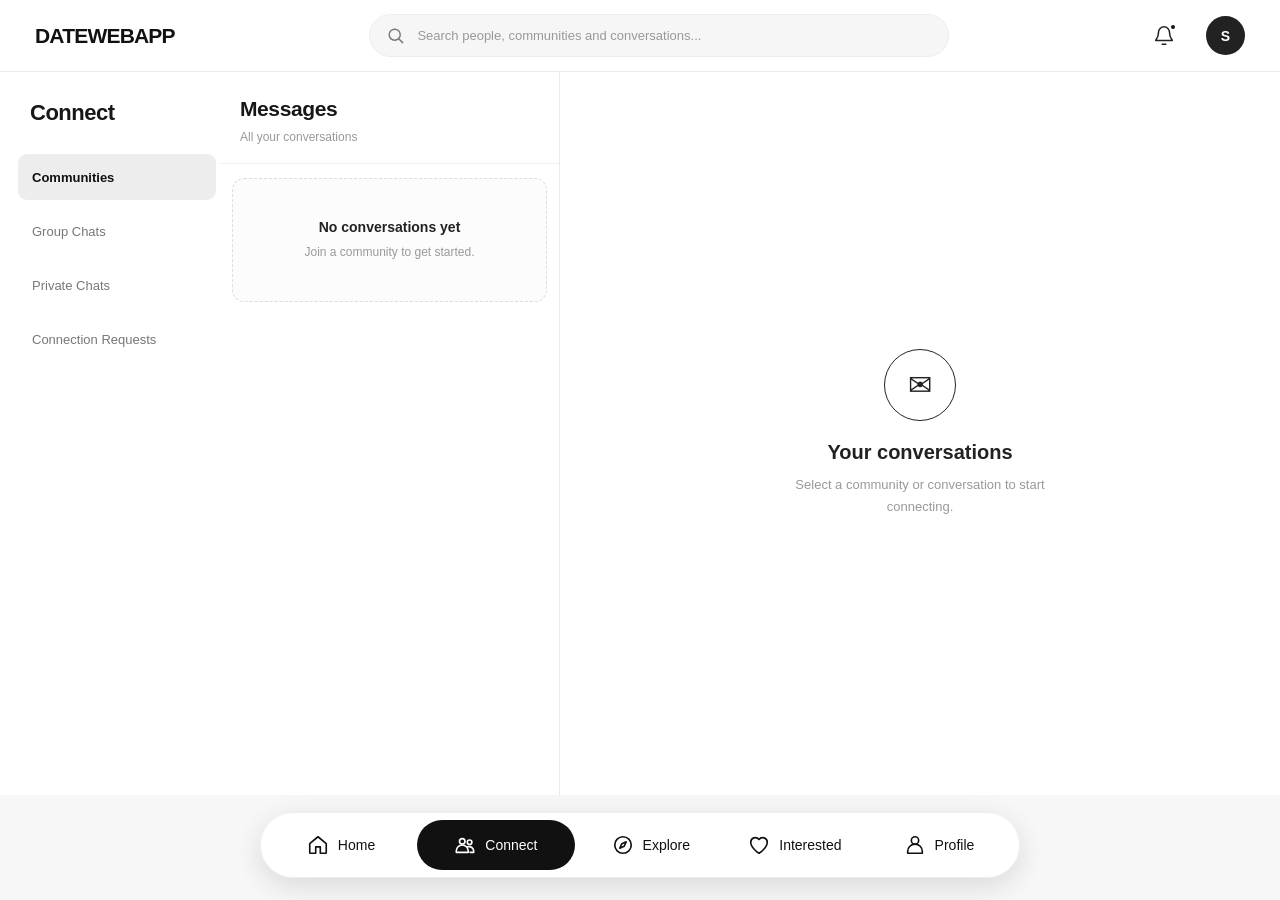
<file: Connect/index.html>
<!DOCTYPE html>
<html lang="en">
<head>
    <meta charset="UTF-8">
    <meta name="viewport" content="width=device-width, initial-scale=1.0">
    <title>Connect | DATEWEBAPP</title>
    <link rel="stylesheet" href="css/connect-global.css">
<link rel="stylesheet" href="css/connect-header.css">
<link rel="stylesheet" href="css/connect-sidebar.css">
<link rel="stylesheet" href="css/connect-conversations.css">
<link rel="stylesheet" href="css/connect-chat.css">
<link rel="stylesheet" href="css/connect-responsive.css">
<link rel="stylesheet" href="../Dashboard/css/dashboard-dock.css">
</head>
<body>
<div class="connect-app">

    <!-- TOP HEADER -->
<header class="connect-topbar">

    <a href="../Dashboard/index.html" class="connect-logo">
        DATEWEBAPP
    </a>

    <div class="connect-global-search">
        <svg viewBox="0 0 24 24" aria-hidden="true">
            <circle cx="11" cy="11" r="7"></circle>
            <path d="m16 16 5 5"></path>
        </svg>

        <input
            type="search"
            placeholder="Search people, communities and conversations..."
            aria-label="Search DATEWEBAPP"
        >
    </div>

    <div class="connect-top-actions">

        <button class="connect-notification-btn" aria-label="Notifications">
            <svg viewBox="0 0 24 24" aria-hidden="true">
                <path d="M18 8a6 6 0 0 0-12 0c0 7-3 7-3 9h18c0-2-3-2-3-9"></path>
                <path d="M10 21h4"></path>
            </svg>
            <span class="notification-dot"></span>
        </button>

        <a href="../Profile/profile.html" class="connect-profile-shortcut">
            <span>S</span>
        </a>

    </div>

</header>


    <!-- MAIN CONNECT WORKSPACE -->
    <div class="connect-workspace">

        <!-- LEFT NAVIGATION -->
        <aside class="connect-sidebar">

            <h2>Connect</h2>

            <nav class="connect-navigation">
    <button class="connect-nav-item active" data-section="communities">
        Communities
    </button>

    <button class="connect-nav-item" data-section="group-chats">
        Group Chats
    </button>

    <button class="connect-nav-item" data-section="private-chats">
        Private Chats
    </button>

    <button class="connect-nav-item" data-section="requests">
        Connection Requests
    </button>
</nav>
        </aside>


        <!-- MIDDLE CONVERSATION LIST -->
        <section class="conversation-panel">

            <div class="conversation-panel-header">
                <h2>Messages</h2>
                <span>All your conversations</span>
            </div>


            <!-- COMMUNITIES SECTION -->
<div class="connect-content-section active" id="communities-section">

    <div id="joined-community-list">
        <div class="empty-state">
            <h3>No conversations yet</h3>
            <p>Join a community to get started.</p>
        </div>
    </div>
</div>

<!-- GROUP CHATS SECTION -->
<div class="connect-content-section" id="group-chats-section">
    <div class="empty-state">
        <h3>No group chats yet</h3>
        <p>Your community group conversations will appear here.</p>
    </div>
</div>

<!-- PRIVATE CHATS SECTION -->
<div class="connect-content-section" id="private-chats-section">
    <div class="empty-state">
        <h3>No private conversations yet</h3>
        <p>Your accepted connections will appear here.</p>
    </div>
</div>

<!-- CONNECTION REQUESTS SECTION -->
<div class="connect-content-section" id="requests-section">
    <div class="empty-state">
        <h3>No connection requests</h3>
        <p>New connection requests will appear here.</p>
    </div>
</div>

        </section>


    
          <!-- RIGHT CHAT AREA -->
<main class="chat-panel">

    <div class="chat-empty-state">

        <div class="chat-empty-icon">✉</div>

        <h2>Your conversations</h2>

        <p>
            Select a community or conversation
            to start connecting.
        </p>

    </div>

</main>
    </div>

</div>
<!-- BOTTOM NAVIGATION DOCK -->
<nav class="dashboard-dock" aria-label="Main navigation">

    <button class="dock-item"
        data-page="home"
        onclick="window.location.href='../Dashboard/index.html'">
        <svg viewBox="0 0 24 24" aria-hidden="true">
            <path d="M3 10.5 12 3l9 7.5v10a.5.5 0 0 1-.5.5h-6v-7h-5v7h-6a.5.5 0 0 1-.5-.5z"/>
        </svg>
        <span>Home</span>
    </button>

    <button class="dock-item active"
        data-page="connect"
        onclick="window.location.href='index.html'">
        <svg viewBox="0 0 24 24" aria-hidden="true">
            <circle cx="9" cy="8" r="3"/>
            <circle cx="17" cy="9" r="2.5"/>
            <path d="M2.5 20v-1.5a6.5 6.5 0 0 1 13 0V20z"/>
            <path d="M15 14a5 5 0 0 1 6.5 4.8V20h-4"/>
        </svg>
        <span>Connect</span>
    </button>

    <button class="dock-item" data-page="explore">
        <svg viewBox="0 0 24 24" aria-hidden="true">
            <circle cx="12" cy="12" r="9"/>
            <path d="m15.5 8.5-2.2 4.8-4.8 2.2 2.2-4.8z"/>
        </svg>
        <span>Explore</span>
    </button>

    <button class="dock-item" data-page="interested">
        <svg viewBox="0 0 24 24" aria-hidden="true">
            <path d="M12 21s-9-5.5-9-12a5 5 0 0 1 9-3 5 5 0 0 1 9 3c0 6.5-9 12-9 12z"/>
        </svg>
        <span>Interested</span>
    </button>

    <button class="dock-item"
        data-page="profile"
        onclick="window.location.href='../Profile/profile.html'">
        <svg viewBox="0 0 24 24" aria-hidden="true">
            <circle cx="12" cy="7" r="4"/>
            <path d="M4 21v-2a8 8 0 0 1 16 0v2z"/>
        </svg>
        <span>Profile</span>
    </button>

</nav>
<script src="js/connect.js"></script>
<script src="../Dashboard/js/dock.js"></script>
</body>
</html>
</file>
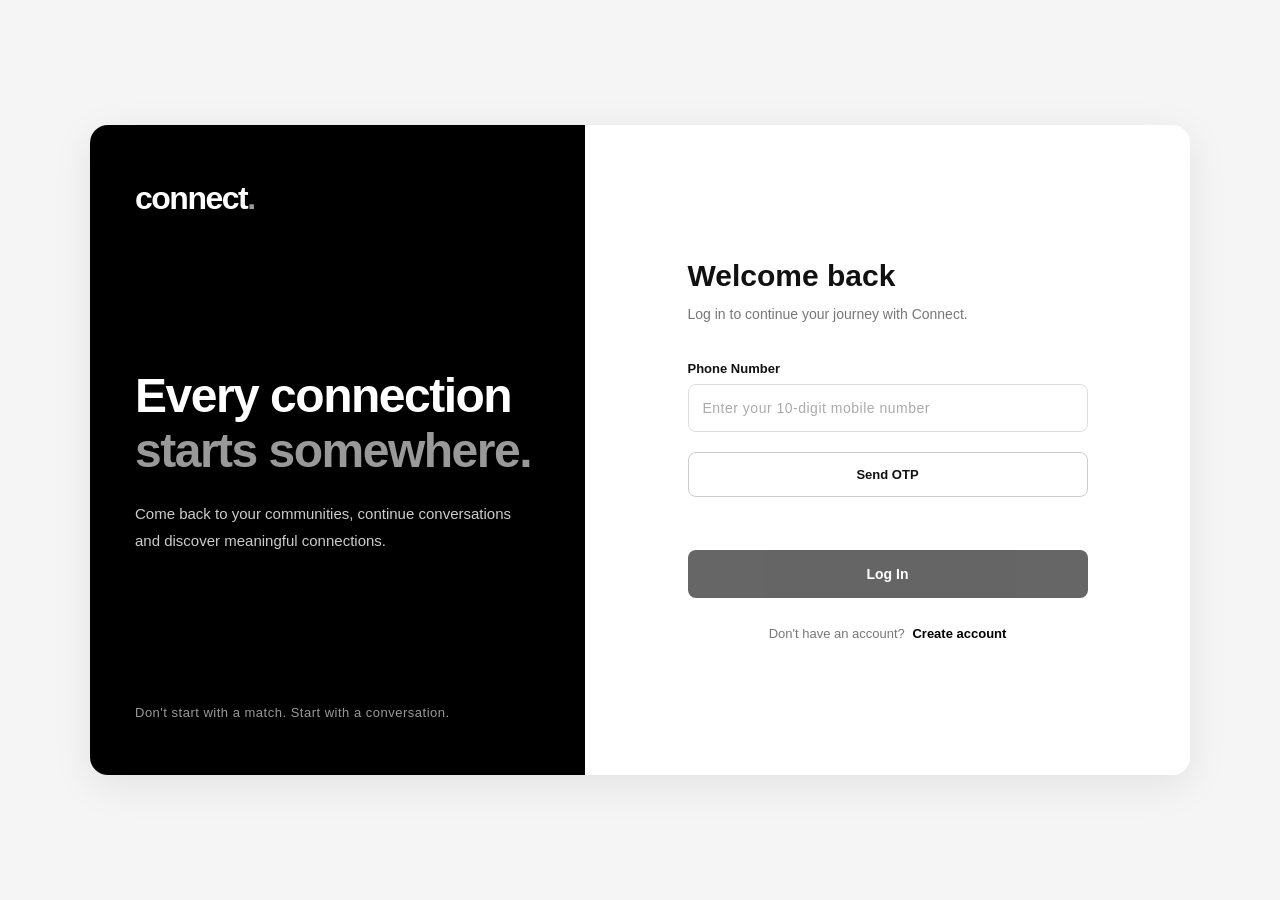
<file: Auth/login.html>
<!DOCTYPE html>
<html lang="en">

<head>
    <meta charset="UTF-8">
    <meta name="viewport" content="width=device-width, initial-scale=1.0">

    <title>Login | Connect.</title>

    <!-- CSS FILES -->
    <link rel="stylesheet" href="./css/auth-global.css">
    <link rel="stylesheet" href="./css/login.css">

</head>

<body>

    <main class="auth-container">

        <div class="login-wrapper">


            <!-- LEFT BRANDING SECTION -->

            <section class="login-brand">

                <a href="../LandingPage/index.html" class="brand-logo">
                    connect<span>.</span>
                </a>

                <div class="brand-content">

                    <h1>
                        Every connection
                        <span>starts somewhere.</span>
                    </h1>

                    <p>
                        Come back to your communities,
                        continue conversations and discover
                        meaningful connections.
                    </p>

                </div>

                <div class="brand-footer">
                    Don't start with a match. Start with a conversation.
                </div>

            </section>


            <!-- RIGHT LOGIN SECTION -->

            <section class="login-form-section">

                <div class="login-form-container">


                    <!-- FORM HEADER -->

                    <div class="form-header">

                        <h2 class="auth-heading">
                            Welcome back
                        </h2>

                        <p class="auth-description">
                            Log in to continue your journey with Connect.
                        </p>

                    </div>


                    <!-- LOGIN FORM -->

                    <form id="loginForm" novalidate>


                        <!-- PHONE NUMBER -->

                        <div class="form-group">

                            <label for="loginPhone">
                                Phone Number
                            </label>

                            <input
                                type="tel"
                                id="loginPhone"
                                name="phone"
                                placeholder="Enter your 10-digit mobile number"
                                inputmode="numeric"
                                autocomplete="tel"
                                maxlength="10"
                                required
                            >

                        </div>


                        <!-- SEND OTP -->

                        <div class="form-group">

                            <button
                                type="button"
                                id="loginSendOtpBtn"
                                class="auth-button"
                            >
                                Send OTP
                            </button>

                        </div>


                        <!-- OTP SECTION -->

                        <div id="loginOtpSection" hidden>

                            <div class="form-group">

                                <label for="loginOtp">
                                    Enter OTP
                                </label>

                                <input
                                    type="text"
                                    id="loginOtp"
                                    name="otp"
                                    placeholder="Enter 6-digit OTP"
                                    inputmode="numeric"
                                    autocomplete="one-time-code"
                                    maxlength="6"
                                >

                            </div>


                            <!-- VERIFY OTP -->

                            <div class="form-group">

                                <button
                                    type="button"
                                    id="loginVerifyOtpBtn"
                                    class="auth-button"
                                >
                                    Verify OTP
                                </button>

                            </div>


                            <!-- RESEND OTP -->

                            <div class="form-group">

                                <button
                                    type="button"
                                    id="loginResendOtpBtn"
                                    class="auth-button"
                                    disabled
                                >
                                    Resend OTP
                                </button>

                            </div>

                        </div>


                        <!-- MESSAGE -->

                        <p
                            id="loginMessage"
                            class="form-message"
                            aria-live="polite"
                        ></p>


                        <!-- LOGIN BUTTON -->

                        <button
                            type="submit"
                            id="loginBtn"
                            class="auth-button"
                            disabled
                        >
                            Log In
                        </button>


                    </form>


                    <!-- SIGNUP REDIRECT -->

                    <div class="signup-redirect">

                        <p>
                            Don't have an account?

                            <a href="./signup.html">
                                Create account
                            </a>
                        </p>

                    </div>


                </div>

            </section>


        </div>

    </main>


    <!-- JAVASCRIPT -->

    <script src="./js/login.js"></script>

</body>

</html>
</file>
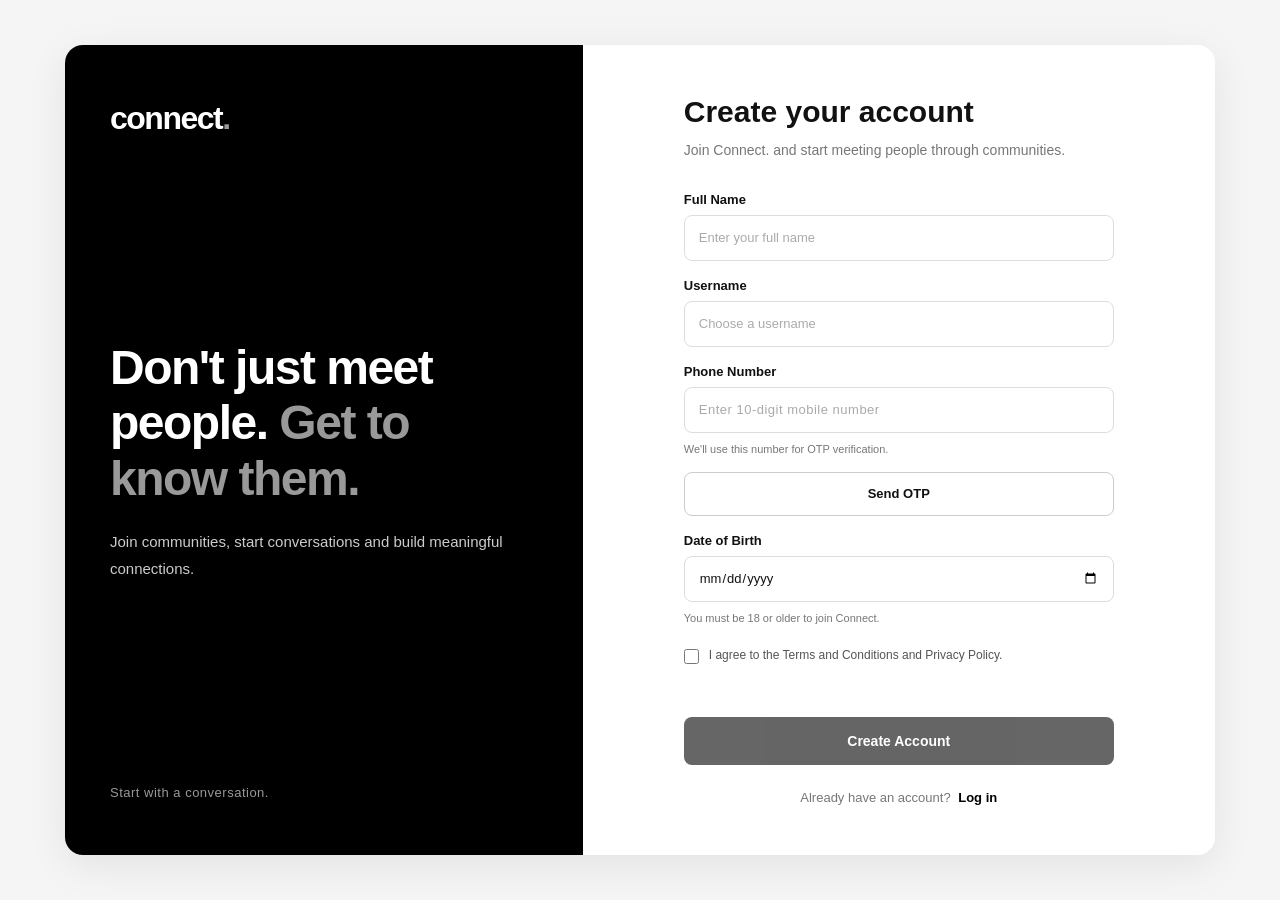
<file: Auth/signup.html>
<!DOCTYPE html>
<html lang="en">

<head>
    <meta charset="UTF-8">
    <meta name="viewport" content="width=device-width, initial-scale=1.0">

    <title>Create Account | Connect.</title>

    <link rel="stylesheet" href="./css/auth-global.css">
    <link rel="stylesheet" href="./css/signup.css">
</head>

<body>

    <main class="auth-container">

        <div class="signup-wrapper">

            <!-- LEFT BRANDING SECTION -->

            <section class="signup-brand">

                <a href="../LandingPage/index.html" class="brand-logo">
                    connect<span>.</span>
                </a>

                <div class="brand-content">

                    <h1>
                        Don't just meet people.
                        <span>Get to know them.</span>
                    </h1>

                    <p>
                        Join communities, start conversations
                        and build meaningful connections.
                    </p>

                </div>

                <div class="brand-footer">
                    Start with a conversation.
                </div>

            </section>


            <!-- RIGHT SIGNUP SECTION -->

            <section class="signup-form-section">

                <div class="signup-form-container">

                    <div class="form-header">

                        <h2 class="auth-heading">
                            Create your account
                        </h2>

                        <p class="auth-description">
                            Join Connect. and start meeting people
                            through communities.
                        </p>

                    </div>


                    <!-- SIGNUP FORM -->

                    <form id="signupForm" novalidate>

                        <!-- FULL NAME -->

                        <div class="form-group">

                            <label for="fullName">
                                Full Name
                            </label>

                            <input
                                type="text"
                                id="fullName"
                                name="fullName"
                                placeholder="Enter your full name"
                                autocomplete="name"
                                required
                            >

                        </div>


                        <!-- USERNAME -->

                        <div class="form-group">

                            <label for="username">
                                Username
                            </label>

                            <input
                                type="text"
                                id="username"
                                name="username"
                                placeholder="Choose a username"
                                autocomplete="username"
                                required
                            >

                        </div>


                        <!-- PHONE NUMBER -->

                        <div class="form-group">

                            <label for="phone">
                                Phone Number
                            </label>

                            <input
                                type="tel"
                                id="phone"
                                name="phone"
                                placeholder="Enter 10-digit mobile number"
                                inputmode="numeric"
                                autocomplete="tel"
                                maxlength="10"
                                required
                            >

                            <small>
                                We'll use this number for OTP verification.
                            </small>

                        </div>


                        <!-- SEND OTP -->

                        <div class="form-group">

                            <button
                                type="button"
                                id="sendOtpBtn"
                                class="auth-button"
                            >
                                Send OTP
                            </button>

                        </div>


                        <!-- OTP VERIFICATION -->

                        <div id="otpSection" hidden>

                            <div class="form-group">

                                <label for="otp">
                                    Enter OTP
                                </label>

                                <input
                                    type="text"
                                    id="otp"
                                    name="otp"
                                    placeholder="Enter 6-digit OTP"
                                    inputmode="numeric"
                                    autocomplete="one-time-code"
                                    maxlength="6"
                                >

                            </div>

                            <div class="form-group">

                                <button
                                    type="button"
                                    id="verifyOtpBtn"
                                    class="auth-button"
                                >
                                    Verify OTP
                                </button>

                            </div>

                            <div class="form-group">

                                <button
                                    type="button"
                                    id="resendOtpBtn"
                                    class="auth-button"
                                    disabled
                                >
                                    Resend OTP
                                </button>

                            </div>

                        </div>


                        <!-- DATE OF BIRTH -->

                        <div class="form-group">

                            <label for="dob">
                                Date of Birth
                            </label>

                            <input
                                type="date"
                                id="dob"
                                name="dob"
                                required
                            >

                            <small>
                                You must be 18 or older to join Connect.
                            </small>

                        </div>


                        <!-- TERMS -->

                        <div class="terms-group">

                            <input
                                type="checkbox"
                                id="terms"
                                name="terms"
                                required
                            >

                            <label for="terms">
                                I agree to the Terms and Conditions
                                and Privacy Policy.
                            </label>

                        </div>


                        <!-- MESSAGE -->

                        <p
                            id="signupMessage"
                            class="form-message"
                            aria-live="polite"
                        ></p>


                        <!-- CREATE ACCOUNT -->

                        <button
                            type="submit"
                            id="signupBtn"
                            class="auth-button"
                            disabled
                        >
                            Create Account
                        </button>

                    </form>


                    <!-- LOGIN REDIRECT -->

                    <div class="login-redirect">

                        <p>
                            Already have an account?

                            <a href="./login.html">
                                Log in
                            </a>
                        </p>

                    </div>

                </div>

            </section>

        </div>

    </main>


    <!-- JAVASCRIPT -->

    <script src="./js/signup.js"></script>

</body>

</html>
</file>
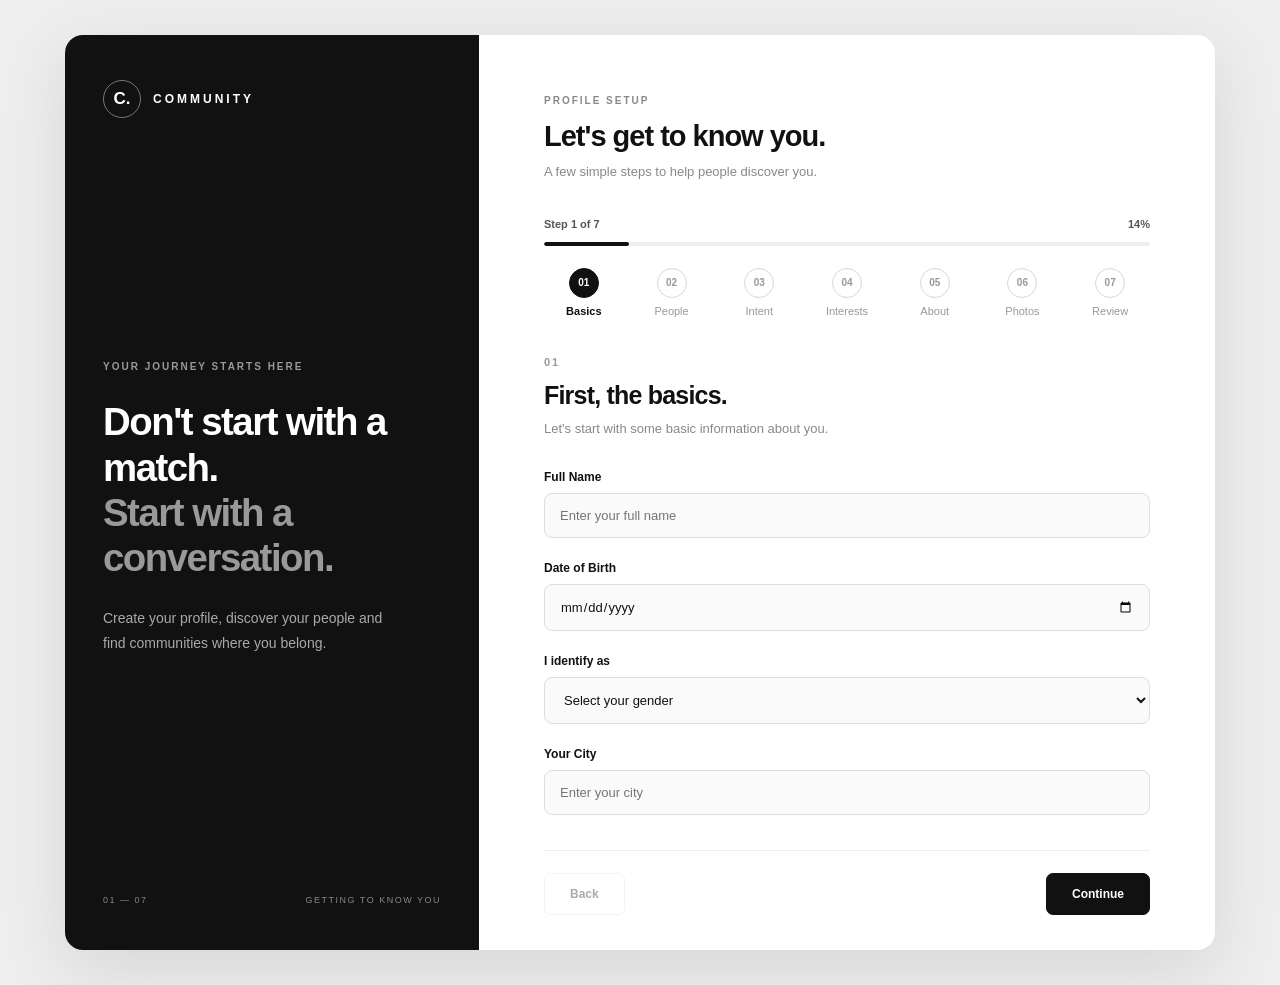
<file: Profile/profile.html>
<!DOCTYPE html>
<html lang="en">

<head>
    <meta charset="UTF-8">
    <meta name="viewport" content="width=device-width, initial-scale=1.0">

    <title>Create Your Profile</title>

    <link rel="stylesheet" href="css/profile-global.css">
</head>

<body>

    <main class="profile-container">

        <!-- LEFT BLACK PANEL -->
        <aside class="profile-sidebar">

            <div class="brand">
                <span class="brand-mark">C.</span>
                <span class="brand-name">COMMUNITY</span>
            </div>

            <div class="sidebar-content">

                <span class="sidebar-label">YOUR JOURNEY STARTS HERE</span>

                <h1>
                    Don't start with a match.
                    <span>Start with a conversation.</span>
                </h1>

                <p>
                    Create your profile, discover your people
                    and find communities where you belong.
                </p>

            </div>

            <div class="sidebar-footer">
                <span>01 — 07</span>
                <span>GETTING TO KNOW YOU</span>
            </div>

        </aside>


        <!-- RIGHT FORM PANEL -->
        <section class="profile-main">

            <header class="profile-header">

                <div>
                    <span class="section-label">PROFILE SETUP</span>
                    <h2>Let's get to know you.</h2>
                    <p>A few simple steps to help people discover you.</p>
                </div>

            </header>


            <!-- PROGRESS -->
            <div class="progress-area">
    <div class="progress-info">
        <span id="stepLabel">Step 1 of 7</span>
        <span id="progressPercent">14%</span>
    </div>

    <div class="progress-track">
        <div class="progress-bar" id="progressBar"></div>
    </div>

    <div class="step-indicators" aria-label="Profile setup steps">
        <div class="step-indicator active" data-step="0">
            <span class="step-dot">01</span>
            <span class="step-name">Basics</span>
        </div>

        <div class="step-indicator" data-step="1">
            <span class="step-dot">02</span>
            <span class="step-name">People</span>
        </div>

        <div class="step-indicator" data-step="2">
            <span class="step-dot">03</span>
            <span class="step-name">Intent</span>
        </div>

        <div class="step-indicator" data-step="3">
            <span class="step-dot">04</span>
            <span class="step-name">Interests</span>
        </div>

        <div class="step-indicator" data-step="4">
            <span class="step-dot">05</span>
            <span class="step-name">About</span>
        </div>

        <div class="step-indicator" data-step="5">
            <span class="step-dot">06</span>
            <span class="step-name">Photos</span>
        </div>

        <div class="step-indicator" data-step="6">
            <span class="step-dot">07</span>
            <span class="step-name">Review</span>
        </div>
    </div>
</div>


            <form id="profileForm">

                <!-- STEP 1: BASIC INFORMATION -->
                <section class="form-step active">

                    <div class="step-heading">
                        <span class="step-number">01</span>
                        <h2>First, the basics.</h2>
                        <p>Let's start with some basic information about you.</p>
                    </div>

                    <div class="form-group">
                        <label for="fullName">Full Name</label>
                        <input type="text" id="fullName" name="fullName"
                            placeholder="Enter your full name" required>
                    </div>

                    <div class="form-group">
                        <label for="dob">Date of Birth</label>
                        <input type="date" id="dob" name="dob" required>
                    </div>

                    <div class="form-group">
                        <label for="gender">I identify as</label>
                        <select id="gender" name="gender" required>
                            <option value="">Select your gender</option>
                            <option value="woman">Woman</option>
                            <option value="man">Man</option>
                            <option value="non-binary">Non-binary</option>
                            <option value="self-describe">I describe myself differently</option>
                            <option value="prefer-not-to-say">Prefer not to say</option>
                        </select>
                    </div>

                    <div class="form-group">
                        <label for="city">Your City</label>
                        <input type="text" id="city" name="city"
                            placeholder="Enter your city" required>
                    </div>

                </section>


                <!-- STEP 2: WHO DO YOU WANT TO MEET -->
                <section class="form-step">

                    <div class="step-heading">
                        <span class="step-number">02</span>
                        <h2>Who would you like to meet?</h2>
                        <p>Select who you'd be interested in connecting with.</p>
                    </div>

                    <div class="choice-grid">

                        <label class="choice-card">
                            <input type="checkbox" name="interestedIn" value="women">
                            <span>Women</span>
                        </label>

                        <label class="choice-card">
                            <input type="checkbox" name="interestedIn" value="men">
                            <span>Men</span>
                        </label>

                        <label class="choice-card">
                            <input type="checkbox" name="interestedIn" value="non-binary">
                            <span>Non-binary people</span>
                        </label>

                        <label class="choice-card">
                            <input type="checkbox" name="interestedIn" value="everyone">
                            <span>Everyone</span>
                        </label>

                    </div>

                </section>


                <!-- STEP 3: DATING PREFERENCES -->
                <section class="form-step">

                    <div class="step-heading">
                        <span class="step-number">03</span>
                        <h2>What are you looking for?</h2>
                        <p>Tell us what kind of connection you're interested in.</p>
                    </div>

                    <div class="choice-grid">

                        <label class="choice-card">
                            <input type="checkbox" name="lookingFor" value="friendship">
                            <span>Friendship</span>
                        </label>

                        <label class="choice-card">
                            <input type="checkbox" name="lookingFor" value="dating">
                            <span>Dating</span>
                        </label>

                        <label class="choice-card">
                            <input type="checkbox" name="lookingFor" value="serious-relationship">
                            <span>Serious Relationship</span>
                        </label>

                        <label class="choice-card">
                            <input type="checkbox" name="lookingFor" value="casual">
                            <span>Casual Connection</span>
                        </label>

                        <label class="choice-card">
                            <input type="checkbox" name="lookingFor" value="not-sure">
                            <span>Still Figuring It Out</span>
                        </label>

                    </div>

                    <div class="form-group">
                        <label for="minAge">Preferred Age Range</label>

                        <div class="age-range">
                            <input type="number" id="minAge" name="minAge"
                                min="18" max="99" value="18">

                            <span>to</span>

                            <input type="number" id="maxAge" name="maxAge"
                                min="18" max="99" value="30">
                        </div>
                    </div>

                    <div class="form-group">
                        <label for="locationPreference">Preferred Location</label>

                        <select id="locationPreference" name="locationPreference">
                            <option value="same-city">Same City</option>
                            <option value="nearby">Nearby Cities</option>
                            <option value="anywhere">Anywhere</option>
                        </select>
                    </div>

                </section>


                <!-- STEP 4: INTERESTS -->
                <section class="form-step">

                    <div class="step-heading">
                        <span class="step-number">04</span>
                        <h2>What are you into?</h2>
                        <p>Choose things you enjoy. Select as many as you like.</p>
                    </div>

                    <div class="choice-grid interests-grid">

                        <label class="choice-card">
                            <input type="checkbox" name="interests" value="music">
                            <span>Music</span>
                        </label>

                        <label class="choice-card">
                            <input type="checkbox" name="interests" value="movies">
                            <span>Movies</span>
                        </label>

                        <label class="choice-card">
                            <input type="checkbox" name="interests" value="web-series">
                            <span>Web Series</span>
                        </label>

                        <label class="choice-card">
                            <input type="checkbox" name="interests" value="anime">
                            <span>Anime</span>
                        </label>

                        <label class="choice-card">
                            <input type="checkbox" name="interests" value="cricket">
                            <span>Cricket</span>
                        </label>

                        <label class="choice-card">
                            <input type="checkbox" name="interests" value="football">
                            <span>Football</span>
                        </label>

                        <label class="choice-card">
                            <input type="checkbox" name="interests" value="gym">
                            <span>Gym & Fitness</span>
                        </label>

                        <label class="choice-card">
                            <input type="checkbox" name="interests" value="travelling">
                            <span>Travelling</span>
                        </label>

                        <label class="choice-card">
                            <input type="checkbox" name="interests" value="food">
                            <span>Food & Cooking</span>
                        </label>

                        <label class="choice-card">
                            <input type="checkbox" name="interests" value="photography">
                            <span>Photography</span>
                        </label>

                        <label class="choice-card">
                            <input type="checkbox" name="interests" value="reading">
                            <span>Reading</span>
                        </label>

                        <label class="choice-card">
                            <input type="checkbox" name="interests" value="gaming">
                            <span>Gaming</span>
                        </label>

                        <label class="choice-card">
                            <input type="checkbox" name="interests" value="coding">
                            <span>Coding & Technology</span>
                        </label>

                        <label class="choice-card">
                            <input type="checkbox" name="interests" value="art">
                            <span>Art & Creativity</span>
                        </label>

                    </div>

                    <div class="form-group">
                        <label for="otherInterests">Anything else?</label>
                        <input type="text" id="otherInterests" name="otherInterests"
                            placeholder="Tell us about other interests">
                    </div>

                </section>


                <!-- STEP 5: ABOUT YOURSELF -->
                <section class="form-step">

                    <div class="step-heading">
                        <span class="step-number">05</span>
                        <h2>Tell us about yourself.</h2>
                        <p>Give people a little idea of who you are.</p>
                    </div>

                    <div class="form-group">
                        <label for="bio">About Me</label>
                        <textarea id="bio" name="bio" maxlength="300"
                            placeholder="Write something about yourself..."></textarea>
                        <small>Maximum 300 characters.</small>
                    </div>

                    <div class="form-group">
                        <label for="education">Education</label>
                        <input type="text" id="education" name="education"
                            placeholder="Your education">
                    </div>

                    <div class="form-group">
                        <label for="college">College / University</label>
                        <input type="text" id="college" name="college"
                            placeholder="Your college or university">
                    </div>

                    <div class="form-group">
                        <label for="occupation">Occupation</label>
                        <input type="text" id="occupation" name="occupation"
                            placeholder="What do you do?">
                    </div>

                    <div class="form-group">
                        <label for="languages">Languages</label>
                        <input type="text" id="languages" name="languages"
                            placeholder="Example: English, Hindi">
                    </div>

                </section>


                <!-- STEP 6: PROFILE PHOTOS -->
                <section class="form-step">

                    <div class="step-heading">
                        <span class="step-number">06</span>
                        <h2>Put a face to your profile.</h2>
                        <p>Add photos so people can recognise you.</p>
                    </div>

                    <div class="form-group">
    <label for="profilePhoto">Main Profile Photo</label>

    <input
        type="file"
        id="profilePhoto"
        name="profilePhoto"
        accept="image/*"
        required
    >

    <div id="mainPhotoPreview" class="photo-preview"></div>
</div>

<div class="form-group">
    <label for="additionalPhotos">Additional Photos</label>

    <input
        type="file"
        id="additionalPhotos"
        name="additionalPhotos"
        accept="image/*"
        multiple
    >

    <div id="additionalPhotosPreview" class="photo-preview"></div>
</div>
                </section>


                <!-- STEP 7: REVIEW -->
                <section class="form-step">

                    <div class="step-heading">
                        <span class="step-number">07</span>
                        <h2>One last look.</h2>
                        <p>Review your profile before submitting.</p>
                    </div>

                    <div id="profileReview">
                        Your profile summary will appear here.
                    </div>

                </section>


                <!-- NAVIGATION -->
                <div class="form-navigation">

                    <button type="button" id="prevBtn" disabled>
                        Back
                    </button>

                    <button type="button" id="nextBtn">
                        Continue
                    </button>

                    <button type="submit" id="submitBtn" hidden>
                        Create Profile
                    </button>

                </div>

            </form>

        </section>

    </main>

    <script src="js/profile.js"></script>

</body>
</html>
</file>
<file: Connect/css/connect-global.css>
/* GLOBAL RESET */

* {
    margin: 0;
    padding: 0;
    box-sizing: border-box;
}

html,
body {
    width: 100%;
    min-height: 100%;
}

body {
    font-family: 'Inter', sans-serif;
    background: #f7f7f8;
    color: #171717;
    overflow-x: hidden;
}

/* CONNECT APP */

.connect-app {
    width: 100%;
    height: 100vh;
    padding-bottom: 105px;
    background: #f7f7f8;
    box-sizing: border-box;
}

/* THREE-COLUMN WORKSPACE */

.connect-workspace {
    display: grid;
    grid-template-columns: 220px 340px minmax(0, 1fr);
    width: 100%;
    height: calc(100vh - 72px - 105px);
    max-width: 1700px;
    margin: 0 auto;
    background: #fff;
    overflow: hidden;
}
</file>
<file: Connect/css/connect-header.css>
/* ==============================
   CONNECT TOP HEADER
================================= */

.connect-topbar {
    height: 72px;
    padding: 0 35px;

    display: flex;
    align-items: center;
    justify-content: space-between;
    gap: 35px;

    background: #fff;
    border-bottom: 1px solid #eaeaea;
}

/* LOGO */

.connect-logo {
    flex-shrink: 0;

    color: #111;
    text-decoration: none;

    font-size: 21px;
    font-weight: 800;
    letter-spacing: -0.8px;
}

/* GLOBAL SEARCH */

.connect-global-search {
    width: 100%;
    max-width: 580px;
    height: 43px;

    display: flex;
    align-items: center;
    gap: 12px;

    padding: 0 16px;

    background: #f6f6f6;
    border: 1px solid #ededed;
    border-radius: 25px;
}

.connect-global-search svg {
    width: 19px;
    height: 19px;
    flex-shrink: 0;

    fill: none;
    stroke: #777;
    stroke-width: 1.8;
    stroke-linecap: round;
}

.connect-global-search input {
    width: 100%;
    border: none;
    outline: none;
    background: transparent;

    color: #222;
    font-family: inherit;
    font-size: 13px;
}

.connect-global-search input::placeholder {
    color: #999;
}

/* RIGHT ACTIONS */

.connect-top-actions {
    display: flex;
    align-items: center;
    gap: 22px;
    flex-shrink: 0;
}

/* NOTIFICATION BUTTON */

.connect-notification-btn {
    position: relative;

    width: 40px;
    height: 40px;

    display: flex;
    align-items: center;
    justify-content: center;

    border: none;
    border-radius: 50%;
    background: transparent;
    cursor: pointer;
}

.connect-notification-btn:hover {
    background: #f3f3f3;
}

.connect-notification-btn svg {
    width: 22px;
    height: 22px;

    fill: none;
    stroke: #222;
    stroke-width: 1.7;
    stroke-linecap: round;
    stroke-linejoin: round;
}

.notification-dot {
    position: absolute;
    top: 7px;
    right: 7px;

    width: 8px;
    height: 8px;

    background: #111;
    border: 2px solid #fff;
    border-radius: 50%;
}

/* PROFILE SHORTCUT */

.connect-profile-shortcut {
    width: 39px;
    height: 39px;

    display: flex;
    align-items: center;
    justify-content: center;

    background: #222;
    color: #fff;

    border-radius: 50%;
    text-decoration: none;

    font-size: 14px;
    font-weight: 600;
}

/* RESPONSIVE HEADER */

@media (max-width: 650px) {
    .connect-topbar {
        height: 65px;
        padding: 0 15px;
        gap: 12px;
    }

    .connect-logo {
        font-size: 17px;
    }

    .connect-global-search {
        max-width: none;
        height: 38px;
        padding: 0 10px;
    }

    .connect-global-search input {
        font-size: 11px;
    }

    .connect-top-actions {
        gap: 5px;
    }

    .connect-notification-btn {
        width: 34px;
        height: 34px;
    }

    .connect-profile-shortcut {
        width: 34px;
        height: 34px;
    }
}
</file>
<file: Connect/css/connect-sidebar.css>
/* ==============================
   LEFT CONNECT SIDEBAR
================================= */

.connect-sidebar {
    width: 235px;
    min-width: 235px;
    padding: 28px 18px;

    background: #fff;
    border-right: 1px solid #eaeaea;
    box-sizing: border-box;
}

/* SIDEBAR TITLE */

.connect-sidebar h2 {
    margin: 0 0 28px;
    padding-left: 12px;

    color: #171717;
    font-size: 22px;
    font-weight: 750;
    letter-spacing: -0.5px;
}

/* NAVIGATION */

.connect-navigation {
    display: flex;
    flex-direction: column;
    gap: 8px;
}

/* NAVIGATION BUTTONS */

.connect-nav-item {
    width: 100%;
    min-height: 46px;
    padding: 0 14px;

    display: flex;
    align-items: center;

    text-align: left;
    border: none;
    border-radius: 9px;

    background: transparent;
    color: #777;

    font-family: inherit;
    font-size: 13px;
    font-weight: 500;

    cursor: pointer;

    transition:
        background-color 0.2s ease,
        color 0.2s ease;
}

/* HOVER */

.connect-nav-item:hover {
    background: #f5f5f5;
    color: #111;
}

/* ACTIVE */

.connect-nav-item.active {
    background: #ededed;
    color: #111;
    font-weight: 700;
}

/* RESPONSIVE */

@media (max-width: 850px) {
    .connect-sidebar {
        width: 190px;
        min-width: 190px;
        padding: 24px 12px;
    }

    .connect-sidebar h2 {
        font-size: 20px;
    }

    .connect-nav-item {
        padding: 0 10px;
        font-size: 12px;
    }
}
</file>
<file: Connect/css/connect-conversations.css>
/* MIDDLE CONVERSATION PANEL */

.conversation-panel {
    min-width: 0;
    min-height: 0;
    display: flex;
    flex-direction: column;
    background: #fff;
    border-right: 1px solid #eaeaea;
    overflow: hidden;
}

.conversation-panel-header {
    flex-shrink: 0;
    padding: 25px 20px 18px;
    border-bottom: 1px solid #f0f0f0;
}

.conversation-panel-header h2 {
    margin: 0 0 6px;
    color: #171717;
    font-size: 21px;
    font-weight: 700;
    letter-spacing: -0.4px;
}

.conversation-panel-header span {
    color: #999;
    font-size: 12px;
}

/* CONTENT SECTIONS */

.connect-content-section {
    display: none;
    min-height: 0;
}

.connect-content-section.active {
    display: block;
    flex: 1;
    overflow-y: auto;
    padding: 14px 12px;
}

.connect-content-section::-webkit-scrollbar {
    width: 5px;
}

.connect-content-section::-webkit-scrollbar-thumb {
    background: #ddd;
    border-radius: 10px;
}

/* EMPTY STATE */

.empty-state {
    padding: 40px 15px;
    text-align: center;
    border: 1px dashed #ddd;
    border-radius: 12px;
    background: #fcfcfc;
}

.empty-state h3 {
    margin: 0 0 8px;
    color: #222;
    font-size: 14px;
}

.empty-state p {
    margin: 0;
    color: #999;
    font-size: 12px;
    line-height: 1.5;
}

/* JOINED COMMUNITY CARDS */

.joined-community-card {
    display: flex;
    align-items: center;
    gap: 12px;
    padding: 14px 12px;
    margin-bottom: 8px;
    background: #fff;
    border: 1px solid transparent;
    border-radius: 11px;
    cursor: pointer;
    transition: background-color 0.2s ease, border-color 0.2s ease;
}

.joined-community-card:hover {
    background: #f7f7f7;
    border-color: #ededed;
}

.community-avatar {
    width: 44px;
    height: 44px;
    min-width: 44px;
    display: flex;
    align-items: center;
    justify-content: center;
    background: #222;
    color: #fff;
    border-radius: 50%;
    font-size: 17px;
    font-weight: 600;
}

.community-details {
    flex: 1;
    min-width: 0;
}

.community-details h3 {
    margin: 0 0 5px;
    overflow: hidden;
    color: #222;
    font-size: 13px;
    font-weight: 650;
    text-overflow: ellipsis;
    white-space: nowrap;
}

.community-details p {
    margin: 0;
    overflow: hidden;
    color: #888;
    font-size: 11px;
    text-overflow: ellipsis;
    white-space: nowrap;
}

.community-status {
    flex-shrink: 0;
    padding: 5px 8px;
    background: #f1f1f1;
    color: #777;
    border-radius: 20px;
    font-size: 10px;
}

/* OPEN COMMUNITY BUTTON */

.open-community-btn {
    flex-shrink: 0;
    padding: 8px 11px;
    background: #222;
    color: #fff;
    border: none;
    border-radius: 7px;
    font-family: inherit;
    font-size: 11px;
    cursor: pointer;
    transition: background-color 0.2s ease;
}

.open-community-btn:hover {
    background: #444;
}
/* SELECTED COMMUNITY */
.joined-community-card.is-selected {
    background: #f3f3f3;
    border-color: #dcdcdc;
}
</file>
<file: Connect/css/connect-chat.css>
/* RIGHT CHAT PANEL */

.chat-panel {
    min-width: 0;
    min-height: 0;
    display: flex;
    flex-direction: column;
    background: #fff;
    overflow: hidden;
}

/* EMPTY CHAT STATE */

.chat-empty-state {
    width: 100%;
    max-width: 330px;
    margin: auto;
    padding: 30px;
    text-align: center;
}

.chat-empty-icon {
    width: 72px;
    height: 72px;
    margin: 0 auto 20px;
    display: flex;
    align-items: center;
    justify-content: center;
    border: 1px solid #222;
    border-radius: 50%;
    color: #222;
    font-size: 29px;
}

.chat-empty-state h2 {
    margin: 0 0 10px;
    color: #222;
    font-size: 20px;
    font-weight: 650;
}

.chat-empty-state p {
    margin: 0;
    color: #999;
    font-size: 13px;
    line-height: 1.7;
}

/* CHAT HEADER */

.community-chat-header {
    flex-shrink: 0;
    padding: 19px 24px;
    background: #fff;
    border-bottom: 1px solid #eaeaea;
}

.community-chat-header h2 {
    margin: 0 0 5px;
    color: #222;
    font-size: 17px;
    font-weight: 650;
}

.community-chat-header p {
    margin: 0;
    color: #888;
    font-size: 12px;
}

/* CHAT MESSAGE AREA */

.community-chat-body {
    flex: 1;
    min-height: 0;
    display: flex;
    flex-direction: column;
    align-items: flex-end;
    gap: 12px;
    padding: 24px;
    overflow-y: auto;
    background: #fff;
}

.community-chat-body::-webkit-scrollbar {
    width: 5px;
}

.community-chat-body::-webkit-scrollbar-thumb {
    background: #ddd;
    border-radius: 10px;
}

/* SENT MESSAGE */

.sent-message {
    align-self: flex-end;
    max-width: 70%;
    padding: 11px 15px;
    background: #222;
    color: #fff;
    border-radius: 14px 14px 3px 14px;
    font-size: 13px;
    line-height: 1.5;
    overflow-wrap: anywhere;
}

/* MESSAGE COMPOSER */

.community-chat-composer {
    flex-shrink: 0;
    display: flex;
    align-items: center;
    gap: 10px;
    padding: 15px 20px;
    background: #fff;
    border-top: 1px solid #eaeaea;
}

.community-chat-composer input {
    flex: 1;
    min-width: 0;
    height: 44px;
    padding: 0 15px;
    border: 1px solid #ddd;
    border-radius: 9px;
    outline: none;
    background: #fafafa;
    color: #222;
    font-family: inherit;
    font-size: 13px;
}

.community-chat-composer input:focus {
    border-color: #777;
    background: #fff;
}

.community-chat-composer button {
    flex-shrink: 0;
    min-width: 76px;
    height: 44px;
    padding: 0 18px;
    background: #222;
    color: #fff;
    border: none;
    border-radius: 9px;
    font-family: inherit;
    font-size: 12px;
    font-weight: 600;
    cursor: pointer;
    transition: background-color 0.2s ease;
}

.community-chat-composer button:hover {
    background: #444;
}
</file>
<file: Connect/css/connect-responsive.css>
/* TABLET */

@media (max-width: 1050px) {
    .connect-workspace {
        grid-template-columns: 190px 290px minmax(0, 1fr);
    }

    .connect-sidebar {
        width: 190px;
        min-width: 190px;
    }

    .connect-topbar {
        padding: 0 22px;
        gap: 20px;
    }
}

/* MOBILE */

@media (max-width: 760px) {
    .connect-app {
        height: auto;
        min-height: 100vh;
        padding-bottom: 105px;
    }

    .connect-workspace {
        display: flex;
        flex-direction: column;
        height: auto;
        min-height: calc(100vh - 62px - 105px);
        overflow: visible;
    }

    /* CONNECT SIDEBAR */

    .connect-sidebar {
        width: 100%;
        min-width: 0;
        padding: 18px 15px;
        border-right: none;
        border-bottom: 1px solid #eaeaea;
    }

    .connect-sidebar h2 {
        margin-bottom: 14px;
        padding-left: 5px;
        font-size: 19px;
    }

    .connect-navigation {
        flex-direction: row;
        flex-wrap: wrap;
        gap: 7px;
    }

    .connect-nav-item {
        width: auto;
        min-height: 40px;
        flex: 1 1 calc(50% - 7px);
        justify-content: center;
        padding: 0 8px;
        text-align: center;
        font-size: 11px;
    }

    /* CONVERSATION LIST */

    .conversation-panel {
        width: 100%;
        min-height: 320px;
        border-right: none;
        border-bottom: 1px solid #eaeaea;
        overflow: visible;
    }

    .conversation-panel-header {
        padding: 19px 16px 14px;
    }

    .connect-content-section.active {
        max-height: 360px;
        overflow-y: auto;
    }

    /* CHAT PANEL */

    .chat-panel {
        width: 100%;
        min-height: 420px;
        overflow: hidden;
    }

    .community-chat-header {
        padding: 16px;
    }

    .community-chat-body {
        min-height: 250px;
        padding: 16px;
    }

    .community-chat-composer {
        padding: 12px;
    }

    .community-chat-composer input {
        font-size: 12px;
    }

    .community-chat-composer button {
        min-width: 65px;
        padding: 0 12px;
    }

    /* TOP HEADER */

    .connect-topbar {
        height: 62px;
        padding: 0 14px;
        gap: 10px;
    }

    .connect-logo {
        font-size: 16px;
    }

    .connect-top-actions {
        gap: 4px;
    }
}

/* SMALL PHONES */

@media (max-width: 380px) {
    .connect-global-search {
        padding: 0 9px;
    }

    .connect-global-search input {
        font-size: 10px;
    }

    .connect-logo {
        font-size: 14px;
    }

    .connect-nav-item {
        font-size: 10px;
    }

    .joined-community-card {
        gap: 8px;
        padding: 11px 8px;
    }

    .community-avatar {
        width: 38px;
        height: 38px;
        min-width: 38px;
    }

    .open-community-btn {
        padding: 7px 8px;
        font-size: 10px;
    }
}
/* MOBILE CHAT NAVIGATION */
.mobile-chat-back {
    display: none;
}

@media (max-width: 760px) {
    .mobile-chat-back {
        display: block;
        width: fit-content;
        margin: 12px 15px;
        padding: 9px 13px;
        background: #f2f2f2;
        color: #222;
        border: 1px solid #e5e5e5;
        border-radius: 7px;
        font-family: inherit;
        font-size: 12px;
        cursor: pointer;
    }
}
/* MOBILE SCREEN SWITCHING */
@media (max-width: 760px) {

    /* Initially show conversation list, hide chat */
    .chat-panel {
        display: none;
    }

    /* When a community is opened, hide list and sidebar */
    .connect-workspace.mobile-chat-open .connect-sidebar,
    .connect-workspace.mobile-chat-open .conversation-panel {
        display: none;
    }

    /* Show full-screen chat */
    .connect-workspace.mobile-chat-open .chat-panel {
        display: flex;
        width: 100%;
        height: calc(100vh - 62px - 105px);
        min-height: 420px;
    }
}
</file>
<file: Dashboard/css/dashboard-dock.css>
/* ==============================
   FLOATING DOCK
================================= */

.dashboard-dock {
    position: fixed;
    bottom: 22px;
    left: 50%;
    transform: translateX(-50%);

    display: flex;
    align-items: center;
    justify-content: space-around;
    gap: 8px;

    width: min(760px, calc(100% - 32px));
    padding: 7px  12px;

    background: rgba(255, 255, 255, 0.97);
    border: 1px solid #eeeeee;
    border-radius: 45px;

    box-shadow: 0 8px 28px rgba(0, 0, 0, 0.12);
    z-index: 1000;
}

/* Individual Dock Items */

.dock-item {
    position: relative;
    z-index: 1;

    flex: 1;
    min-width: 0;
    height: 50px;
    padding: 0 14px;

    display: flex;
    flex-direction: row;
    align-items: center;
    justify-content: center;
    gap: 9px;

    border: none;
    border-radius: 32px;
    background: transparent;
    color: #111;

    font-family: 'Inter', sans-serif;
    font-size: 14px;
    font-weight: 500;

    white-space: nowrap;
    cursor: pointer;

    transition:
        transform 0.2s ease,
        background-color 0.2s ease,
        color 0.2s ease;
}

/* Icons */

.dock-item svg {
    width: 22px;
    height: 22px;
    flex-shrink: 0;

    fill: none;
    stroke: currentColor;
    stroke-width: 1.8;
    stroke-linecap: round;
    stroke-linejoin: round;
}

/* Labels */

.dock-item span {
    white-space: nowrap;
}

/* Active Item */

.dock-item.active {
    flex: 1.2;
    background: #111;
    color: #fff;
}

/* Hover Effect */

@media (hover: hover) {
    .dock-item:not(.active):hover {
        background: #f0f0f0;
        transform: translateY(-4px);
    }

    .dock-item.active:hover {
        transform: translateY(-3px);
    }
}

/* Mobile */

@media (max-width: 650px) {
    .dashboard-dock {
        width: calc(100% - 20px);
        gap: 2px;
        padding: 7px;
        bottom: 12px;
    }

    .dock-item {
        height: 48px;
        padding: 0 5px;
        gap: 5px;
        font-size: 10px;
    }

    .dock-item svg {
        width: 19px;
        height: 19px;
    }
}
</file>
<file: Auth/css/auth-global.css>
/* ==========================================
   CONNECT. — GLOBAL AUTH STYLES
========================================== */


/* 1. GLOBAL RESET */

* {
    margin: 0;
    padding: 0;
    box-sizing: border-box;
}

:root {
    --primary-color: #000000;
    --secondary-color: #ffffff;

    --background-color: #f5f5f5;
    --text-color: #111111;
    --muted-color: #777777;

    --border-color: #dddddd;
    --input-background: #ffffff;

    --error-color: #d00000;
    --success-color: #16803c;
    --info-color: #555555;

    --border-radius: 8px;
}


/* 2. BODY */

body {
    font-family: Arial, Helvetica, sans-serif;
    background-color: var(--background-color);
    color: var(--text-color);
    min-height: 100vh;
}


/* 3. LINKS */

a {
    color: inherit;
    text-decoration: none;
}

a:focus-visible {
    outline: 2px solid var(--primary-color);
    outline-offset: 3px;
}


/* 4. BUTTONS */

button {
    font-family: inherit;
    cursor: pointer;
    border: none;
}

button:disabled {
    cursor: not-allowed;
    opacity: 0.6;
}

button:focus-visible {
    outline: 2px solid var(--primary-color);
    outline-offset: 3px;
}


/* 5. FORM ELEMENTS */

input,
textarea,
select,
button {
    font-family: inherit;
    font-size: inherit;
}

input,
textarea,
select {
    color: var(--text-color);
}

input:focus-visible,
textarea:focus-visible,
select:focus-visible {
    outline: 2px solid var(--primary-color);
    outline-offset: 2px;
}


/* 6. COMMON AUTH CONTAINER */

.auth-container {
    min-height: 100vh;

    display: flex;
    align-items: center;
    justify-content: center;

    padding: 30px 20px;
}


/* 7. COMMON TEXT STYLES */

.auth-heading {
    font-size: 32px;
    font-weight: 700;
    margin-bottom: 10px;
}

.auth-description {
    font-size: 14px;
    color: var(--muted-color);
    line-height: 1.6;
}


/* 8. COMMON FORM STYLES */

.form-group {
    display: flex;
    flex-direction: column;
    gap: 8px;

    margin-bottom: 18px;
}

.form-group label {
    font-size: 14px;
    font-weight: 600;
}

.form-group input {
    width: 100%;

    padding: 13px 14px;

    border: 1px solid var(--border-color);
    border-radius: var(--border-radius);

    outline: none;

    background-color: var(--input-background);

    transition: border-color 0.2s ease;
}

.form-group input:focus {
    border-color: var(--primary-color);
}

.form-group input:disabled {
    background-color: #eeeeee;
    cursor: not-allowed;
}


/* 9. OTP SECTION */

#otpSection,
#loginOtpSection {
    margin-top: 15px;
}

#otpSection[hidden],
#loginOtpSection[hidden] {
    display: none;
}

#otpSection .form-group,
#loginOtpSection .form-group {
    margin-bottom: 12px;
}


/* 10. COMMON AUTH BUTTON */

.auth-button {
    width: 100%;

    padding: 14px;

    background-color: var(--primary-color);
    color: var(--secondary-color);

    border-radius: var(--border-radius);

    font-size: 15px;
    font-weight: 600;

    transition:
        background-color 0.2s ease,
        opacity 0.2s ease;
}

.auth-button:hover:not(:disabled) {
    background-color: #333333;
}


/* 11. OTP ACTION BUTTONS */

#sendOtpBtn,
#loginSendOtpBtn,
#verifyOtpBtn,
#loginVerifyOtpBtn,
#resendOtpBtn,
#loginResendOtpBtn {
    padding: 10px 14px;

    border: 1px solid var(--border-color);
    border-radius: var(--border-radius);

    background-color: var(--secondary-color);
    color: var(--text-color);

    font-size: 13px;
    font-weight: 600;

    transition: background-color 0.2s ease;
}

#sendOtpBtn:hover:not(:disabled),
#loginSendOtpBtn:hover:not(:disabled),
#verifyOtpBtn:hover:not(:disabled),
#loginVerifyOtpBtn:hover:not(:disabled),
#resendOtpBtn:hover:not(:disabled),
#loginResendOtpBtn:hover:not(:disabled) {
    background-color: #eeeeee;
}


/* 12. FORM MESSAGES */

.form-message {
    font-size: 13px;
    line-height: 1.5;

    margin-bottom: 12px;
    min-height: 18px;
}

.form-message.error {
    color: var(--error-color);
}

.form-message.success {
    color: var(--success-color);
}

.form-message.info {
    color: var(--info-color);
}


/* 13. RESPONSIVE */

@media (max-width: 600px) {

    .auth-container {
        padding: 20px 15px;
    }

    .auth-heading {
        font-size: 27px;
    }

}


/* 14. REDUCED MOTION */

@media (prefers-reduced-motion: reduce) {

    *,
    *::before,
    *::after {
        scroll-behavior: auto !important;
        transition-duration: 0.01ms !important;
        animation-duration: 0.01ms !important;
        animation-iteration-count: 1 !important;
    }

}
</file>
<file: Auth/css/login.css>
/* ==========================================
   CONNECT. — LOGIN PAGE
========================================== */


/* 1. MAIN WRAPPER */

.login-wrapper {
    width: 100%;
    max-width: 1100px;
    min-height: 650px;

    display: grid;
    grid-template-columns: 0.9fr 1.1fr;

    background-color: #ffffff;

    border-radius: 18px;
    overflow: hidden;

    box-shadow: 0 10px 40px rgba(0, 0, 0, 0.08);
}


/* 2. LEFT BRANDING SECTION */

.login-brand {
    background-color: #000000;
    color: #ffffff;

    padding: 55px 45px;

    display: flex;
    flex-direction: column;
    justify-content: space-between;
}

.brand-logo {
    font-size: 32px;
    font-weight: 800;
    letter-spacing: -1.5px;
}

.brand-logo span {
    color: #999999;
}

.brand-content {
    max-width: 420px;
}

.brand-content h1 {
    font-size: 48px;
    line-height: 1.15;
    font-weight: 700;
    letter-spacing: -1.5px;

    margin-bottom: 22px;
}

.brand-content h1 span {
    color: #999999;
}

.brand-content p {
    font-size: 15px;
    line-height: 1.8;
    color: #cccccc;
}

.brand-footer {
    font-size: 13px;
    color: #999999;
    letter-spacing: 0.5px;
}


/* 3. RIGHT FORM SECTION */

.login-form-section {
    padding: 50px 65px;

    display: flex;
    align-items: center;
    justify-content: center;

    background-color: #ffffff;
}

.login-form-container {
    width: 100%;
    max-width: 400px;
}


/* 4. FORM HEADER */

.form-header {
    margin-bottom: 35px;
}

.form-header .auth-heading {
    font-size: 30px;
    margin-bottom: 10px;
}

.form-header .auth-description {
    font-size: 14px;
    line-height: 1.6;
}


/* 5. FORM INPUTS */

.login-form-container .form-group {
    margin-bottom: 20px;
}

.login-form-container .form-group label {
    font-size: 13px;
    font-weight: 600;
}

.login-form-container .form-group input:not([type="checkbox"]) {
    width: 100%;
    height: 48px;
    font-size: 14px;
}

.login-form-container .form-group input::placeholder {
    color: #aaaaaa;
}


/* 6. PHONE INPUT */

#loginPhone {
    letter-spacing: 0.5px;
}


/* 7. OTP SECTION */

#loginOtpSection {
    margin-top: 18px;
}

#loginOtpSection[hidden] {
    display: none;
}

#loginOtp {
    letter-spacing: 5px;
    font-size: 18px !important;
    font-weight: 600;
}


/* 8. OTP BUTTONS */

#loginSendOtpBtn,
#loginVerifyOtpBtn,
#loginResendOtpBtn {
    width: 100%;
    min-height: 45px;

    padding: 12px;

    border-radius: 8px;

    background-color: #ffffff;
    color: #111111;

    border: 1px solid #cccccc;

    font-size: 13px;
    font-weight: 600;

    transition: background-color 0.2s ease;
}

#loginSendOtpBtn:hover:not(:disabled),
#loginVerifyOtpBtn:hover:not(:disabled),
#loginResendOtpBtn:hover:not(:disabled) {
    background-color: #eeeeee;
}

#loginSendOtpBtn:disabled,
#loginVerifyOtpBtn:disabled,
#loginResendOtpBtn:disabled {
    opacity: 0.6;
    cursor: not-allowed;
}


/* 9. FORM MESSAGES */

#loginMessage {
    font-size: 13px;
    line-height: 1.5;

    margin-bottom: 15px;
    min-height: 18px;
}

#loginMessage.error {
    color: #d00000;
}

#loginMessage.success {
    color: #16803c;
}

#loginMessage.info {
    color: #555555;
}


/* 10. LOGIN BUTTON */

.login-form-container .auth-button {
    min-height: 48px;
    font-size: 14px;
}

.login-form-container .auth-button:disabled {
    opacity: 0.6;
    cursor: not-allowed;
}


/* 11. SIGNUP REDIRECT */

.signup-redirect {
    text-align: center;
    margin-top: 28px;
}

.signup-redirect p {
    font-size: 13px;
    color: #777777;
}

.signup-redirect a {
    color: #000000;
    font-weight: 700;
    margin-left: 4px;
}

.signup-redirect a:hover {
    text-decoration: underline;
}


/* 12. TABLET RESPONSIVE */

@media (max-width: 900px) {

    .login-wrapper {
        grid-template-columns: 0.8fr 1.2fr;
    }

    .login-brand {
        padding: 40px 30px;
    }

    .brand-content h1 {
        font-size: 38px;
    }

    .login-form-section {
        padding: 40px 30px;
    }

}


/* 13. MOBILE RESPONSIVE */

@media (max-width: 650px) {

    .auth-container {
        padding: 15px;
        align-items: flex-start;
    }

    .login-wrapper {
        grid-template-columns: 1fr;
        border-radius: 12px;
    }

    .login-brand {
        min-height: 230px;
        padding: 25px;
    }

    .brand-logo {
        font-size: 27px;
    }

    .brand-content {
        margin-top: 35px;
    }

    .brand-content h1 {
        font-size: 30px;
    }

    .brand-content p {
        font-size: 13px;
    }

    .brand-footer {
        display: none;
    }

    .login-form-section {
        padding: 40px 22px;
    }

    .form-header .auth-heading {
        font-size: 26px;
    }

}


/* 14. SMALL MOBILE */

@media (max-width: 380px) {

    .login-form-section {
        padding: 30px 16px;
    }

    .brand-content h1 {
        font-size: 27px;
    }

}
</file>
<file: Auth/css/signup.css>
/* ==========================================
   CONNECT. — SIGNUP PAGE
========================================== */


/* 1. MAIN WRAPPER */

.signup-wrapper {
    width: 100%;
    max-width: 1150px;
    min-height: 750px;

    display: grid;
    grid-template-columns: 0.9fr 1.1fr;

    background-color: #ffffff;

    border-radius: 18px;
    overflow: hidden;

    box-shadow: 0 10px 40px rgba(0, 0, 0, 0.08);
}


/* 2. LEFT BRANDING SECTION */

.signup-brand {
    background-color: #000000;
    color: #ffffff;

    padding: 55px 45px;

    display: flex;
    flex-direction: column;
    justify-content: space-between;
}

.brand-logo {
    font-size: 32px;
    font-weight: 800;
    letter-spacing: -1.5px;
}

.brand-logo span {
    color: #999999;
}

.brand-content {
    max-width: 420px;
}

.brand-content h1 {
    font-size: 48px;
    line-height: 1.15;
    font-weight: 700;
    letter-spacing: -1.5px;

    margin-bottom: 22px;
}

.brand-content h1 span {
    color: #999999;
}

.brand-content p {
    font-size: 15px;
    line-height: 1.8;
    color: #cccccc;
}

.brand-footer {
    font-size: 13px;
    color: #999999;
    letter-spacing: 0.5px;
}


/* 3. RIGHT FORM SECTION */

.signup-form-section {
    padding: 50px 65px;

    display: flex;
    align-items: center;
    justify-content: center;

    background-color: #ffffff;
}

.signup-form-container {
    width: 100%;
    max-width: 430px;
}


/* 4. FORM HEADER */

.form-header {
    margin-bottom: 30px;
}

.form-header .auth-heading {
    font-size: 30px;
    margin-bottom: 10px;
}

.form-header .auth-description {
    font-size: 14px;
    line-height: 1.6;
}


/* 5. FORM INPUTS */

.signup-form-container .form-group {
    margin-bottom: 17px;
}

.signup-form-container .form-group label {
    font-size: 13px;
    font-weight: 600;
}

.signup-form-container .form-group input:not([type="checkbox"]) {
    width: 100%;
    height: 46px;
    font-size: 13px;
}

.signup-form-container .form-group input::placeholder {
    color: #aaaaaa;
}

.signup-form-container .form-group small {
    font-size: 11px;
    color: #777777;
    margin-top: 2px;
}


/* 6. PHONE INPUT */

#phone {
    letter-spacing: 0.5px;
}


/* 7. OTP SECTION */

#otpSection {
    margin-top: 12px;
}

#otpSection[hidden] {
    display: none;
}

#otp {
    letter-spacing: 5px;
    font-size: 17px !important;
    font-weight: 600;
}


/* OTP BUTTONS */

#sendOtpBtn,
#verifyOtpBtn,
#resendOtpBtn {
    width: 100%;
    min-height: 44px;

    padding: 12px;

    border-radius: 8px;

    background-color: #ffffff;
    color: #111111;

    border: 1px solid #cccccc;

    font-size: 13px;
    font-weight: 600;

    transition: background-color 0.2s ease;
}

#sendOtpBtn:hover:not(:disabled),
#verifyOtpBtn:hover:not(:disabled),
#resendOtpBtn:hover:not(:disabled) {
    background-color: #eeeeee;
}

#sendOtpBtn:disabled,
#verifyOtpBtn:disabled,
#resendOtpBtn:disabled {
    opacity: 0.6;
    cursor: not-allowed;
}


/* 8. TERMS AND CONDITIONS */

.terms-group {
    display: flex;
    align-items: flex-start;
    gap: 10px;

    margin: 22px 0;
}

.terms-group input,
#terms {
    width: 15px;
    height: 15px;

    margin-top: 3px;

    accent-color: #000000;
    flex-shrink: 0;
}

.terms-group label {
    font-size: 12px;
    line-height: 1.6;
    color: #555555;
}

.terms-group a {
    color: #000000;
    font-weight: 600;
    text-decoration: underline;
}


/* 9. FORM MESSAGES */

#signupMessage {
    font-size: 13px;
    line-height: 1.5;

    margin-bottom: 12px;
    min-height: 18px;
}

#signupMessage.error {
    color: #d00000;
}

#signupMessage.success {
    color: #16803c;
}

#signupMessage.info {
    color: #555555;
}


/* 10. CREATE ACCOUNT BUTTON */

.signup-form-container .auth-button {
    min-height: 48px;
    font-size: 14px;
}

.signup-form-container .auth-button:disabled {
    opacity: 0.6;
    cursor: not-allowed;
}


/* 11. LOGIN REDIRECT */

.login-redirect {
    text-align: center;
    margin-top: 25px;
}

.login-redirect p {
    font-size: 13px;
    color: #777777;
}

.login-redirect a {
    color: #000000;
    font-weight: 700;
    margin-left: 4px;
}

.login-redirect a:hover {
    text-decoration: underline;
}


/* 12. TABLET RESPONSIVE */

@media (max-width: 900px) {

    .signup-wrapper {
        grid-template-columns: 0.8fr 1.2fr;
    }

    .signup-brand {
        padding: 40px 30px;
    }

    .brand-content h1 {
        font-size: 38px;
    }

    .signup-form-section {
        padding: 40px 30px;
    }

}


/* 13. MOBILE RESPONSIVE */

@media (max-width: 650px) {

    .auth-container {
        padding: 15px;
        align-items: flex-start;
    }

    .signup-wrapper {
        grid-template-columns: 1fr;
        border-radius: 12px;
    }

    .signup-brand {
        min-height: 230px;
        padding: 25px;
    }

    .brand-logo {
        font-size: 27px;
    }

    .brand-content {
        margin-top: 35px;
    }

    .brand-content h1 {
        font-size: 30px;
    }

    .brand-content p {
        font-size: 13px;
    }

    .brand-footer {
        display: none;
    }

    .signup-form-section {
        padding: 35px 22px;
    }

    .form-header .auth-heading {
        font-size: 26px;
    }

}


/* 14. SMALL MOBILE */

@media (max-width: 380px) {

    .signup-form-section {
        padding: 28px 16px;
    }

    .brand-content h1 {
        font-size: 27px;
    }

}
</file>
<file: Profile/css/profile-global.css>
/* ================================
   GLOBAL RESET
================================ */

* {
    margin: 0;
    padding: 0;
    box-sizing: border-box;
}

body {
    font-family: -apple-system, BlinkMacSystemFont, "Segoe UI", sans-serif;
    background: #eeeeee;
    color: #111111;
    min-height: 100vh;
    display: flex;
    justify-content: center;
    align-items: center;
    padding: 35px;
}


/* ================================
   MAIN CONTAINER
================================ */

.profile-container {
    width: 100%;
    max-width: 1150px;
    min-height: 760px;
    background: #ffffff;
    display: grid;
    grid-template-columns: 36% 64%;
    border-radius: 18px;
    overflow: hidden;
    box-shadow: 0 20px 70px rgba(0, 0, 0, 0.10);
}


/* ================================
   LEFT BLACK SIDEBAR
================================ */

.profile-sidebar {
    background: #111111;
    color: #ffffff;
    padding: 45px 38px;
    display: flex;
    flex-direction: column;
    justify-content: space-between;
    position: relative;
    overflow: hidden;
}

.brand {
    display: flex;
    align-items: center;
    gap: 12px;
}

.brand-mark {
    width: 38px;
    height: 38px;
    border: 1px solid #777777;
    border-radius: 50%;
    display: flex;
    align-items: center;
    justify-content: center;
    font-size: 17px;
    font-weight: 700;
}

.brand-name {
    font-size: 12px;
    font-weight: 700;
    letter-spacing: 3px;
}

.sidebar-content {
    max-width: 340px;
}

.sidebar-label,
.section-label {
    font-size: 10px;
    font-weight: 700;
    letter-spacing: 2px;
}

.sidebar-label {
    color: #999999;
}

.sidebar-content h1 {
    font-size: clamp(30px, 3vw, 43px);
    line-height: 1.18;
    font-weight: 600;
    margin: 25px 0;
    letter-spacing: -1.5px;
}

.sidebar-content h1 span {
    display: block;
    color: #999999;
}

.sidebar-content p {
    color: #aaaaaa;
    font-size: 14px;
    line-height: 1.8;
    max-width: 280px;
}

.sidebar-footer {
    display: flex;
    justify-content: space-between;
    gap: 10px;
    color: #888888;
    font-size: 9px;
    letter-spacing: 1.5px;
}


/* ================================
   RIGHT FORM AREA
================================ */

.profile-main {
    padding: 55px 65px 35px;
    display: flex;
    flex-direction: column;
    min-width: 0;
}

.profile-header {
    margin-bottom: 35px;
}

.section-label {
    color: #888888;
}

.profile-header h2 {
    font-size: 29px;
    font-weight: 650;
    letter-spacing: -1px;
    margin-top: 12px;
}

.profile-header p {
    color: #888888;
    font-size: 13px;
    margin-top: 9px;
    line-height: 1.6;
}


/* ================================
   PROGRESS BAR
================================ */

.progress-area {
    margin-bottom: 35px;
}

.progress-info {
    display: flex;
    justify-content: space-between;
    margin-bottom: 12px;
    font-size: 11px;
    font-weight: 600;
    color: #555555;
}

.progress-track {
    width: 100%;
    height: 4px;
    background: #eeeeee;
    border-radius: 20px;
    overflow: hidden;
}

.progress-bar {
    height: 100%;
    width: 14%;
    background: #111111;
    border-radius: 20px;
    transition: width 0.4s ease;
}


/* ================================
   FORM STEPS
================================ */

.form-step {
    display: none;
    opacity: 0;
    transform: translateX(25px);
}

.form-step.active {
    display: block;
    animation: slideIn 0.4s ease forwards;
}

@keyframes slideIn {
    from {
        opacity: 0;
        transform: translateX(25px);
    }

    to {
        opacity: 1;
        transform: translateX(0);
    }
}

.step-heading {
    margin-bottom: 30px;
}

.step-number {
    display: inline-block;
    font-size: 11px;
    font-weight: 700;
    color: #999999;
    letter-spacing: 2px;
    margin-bottom: 13px;
}

.step-heading h2 {
    font-size: 25px;
    letter-spacing: -0.8px;
    margin-bottom: 9px;
}

.step-heading p {
    color: #888888;
    font-size: 13px;
    line-height: 1.6;
}


/* ================================
   FORM FIELDS
================================ */

.form-group {
    margin-bottom: 23px;
}

.form-group label {
    display: block;
    font-size: 12px;
    font-weight: 650;
    margin-bottom: 9px;
}

.form-group input,
.form-group select,
.form-group textarea {
    width: 100%;
    padding: 14px 15px;
    border: 1px solid #dddddd;
    border-radius: 8px;
    background: #fafafa;
    color: #111111;
    font-size: 13px;
    font-family: inherit;
    outline: none;
    transition: 0.25s ease;
}

.form-group input:focus,
.form-group select:focus,
.form-group textarea:focus {
    border-color: #111111;
    background: #ffffff;
    box-shadow: 0 0 0 3px rgba(0, 0, 0, 0.05);
}

.form-group textarea {
    min-height: 120px;
    resize: vertical;
    line-height: 1.6;
}

.form-group small {
    display: block;
    color: #999999;
    margin-top: 7px;
    font-size: 11px;
}


/* ================================
   CHOICE CARDS
================================ */

.choice-grid {
    display: grid;
    grid-template-columns: repeat(2, 1fr);
    gap: 12px;
    margin-bottom: 25px;
}

.choice-card {
    cursor: pointer;
}

.choice-card input {
    display: none;
}

.choice-card span {
    display: flex;
    align-items: center;
    min-height: 55px;
    padding: 12px 16px;
    border: 1px solid #dddddd;
    border-radius: 8px;
    background: #ffffff;
    font-size: 13px;
    font-weight: 550;
    transition: 0.2s ease;
}

.choice-card:hover span {
    border-color: #111111;
    transform: translateY(-2px);
}

.choice-card input:checked + span {
    background: #111111;
    color: #ffffff;
    border-color: #111111;
}

.interests-grid {
    grid-template-columns: repeat(3, 1fr);
}

.interests-grid .choice-card span {
    justify-content: center;
    text-align: center;
    min-height: 48px;
    padding: 10px;
}


/* ================================
   AGE RANGE
================================ */

.age-range {
    display: flex;
    align-items: center;
    gap: 15px;
}

.age-range input {
    width: 100%;
}

.age-range span {
    color: #888888;
    font-size: 13px;
}


/* ================================
   FILE INPUT
================================ */

input[type="file"] {
    cursor: pointer;
}


/* ================================
   PROFILE REVIEW
================================ */

#profileReview {
    background: #f7f7f7;
    border: 1px solid #eeeeee;
    border-radius: 10px;
    padding: 22px;
    line-height: 1.8;
    font-size: 13px;
}


/* ================================
   NAVIGATION BUTTONS
================================ */

.form-navigation {
    display: flex;
    justify-content: space-between;
    align-items: center;
    gap: 15px;
    margin-top: 35px;
    padding-top: 22px;
    border-top: 1px solid #eeeeee;
}

.form-navigation button {
    padding: 13px 25px;
    border-radius: 7px;
    font-size: 12px;
    font-weight: 650;
    cursor: pointer;
    transition: 0.2s ease;
}

#prevBtn {
    background: #ffffff;
    color: #111111;
    border: 1px solid #dddddd;
}

#prevBtn:hover:not(:disabled) {
    border-color: #111111;
}

#prevBtn:disabled {
    opacity: 0.35;
    cursor: not-allowed;
}

#nextBtn,
#submitBtn {
    background: #111111;
    color: #ffffff;
    border: 1px solid #111111;
    margin-left: auto;
}

#nextBtn:hover,
#submitBtn:hover {
    background: #333333;
    transform: translateY(-2px);
}

#nextBtn:active,
#submitBtn:active {
    transform: scale(0.98);
}

#nextBtn[hidden],
#submitBtn[hidden] {
    display: none;
}


/* ================================
   RESPONSIVE DESIGN
================================ */

@media (max-width: 850px) {

    body {
        padding: 20px;
        align-items: flex-start;
    }

    .profile-container {
        grid-template-columns: 1fr;
        max-width: 650px;
    }

    .profile-sidebar {
        min-height: 260px;
        padding: 28px;
    }

    .sidebar-content {
        margin: 45px 0;
    }

    .sidebar-content h1 {
        font-size: 30px;
    }

    .sidebar-footer {
        display: none;
    }

    .profile-main {
        padding: 35px 30px;
    }

}

@media (max-width: 500px) {

    body {
        padding: 0;
        background: #ffffff;
    }

    .profile-container {
        border-radius: 0;
        box-shadow: none;
    }

    .profile-sidebar {
        min-height: 220px;
        padding: 25px 22px;
    }

    .sidebar-content {
        margin: 35px 0 10px;
    }

    .sidebar-content h1 {
        font-size: 27px;
    }

    .profile-main {
        padding: 30px 22px;
    }

    .profile-header h2 {
        font-size: 24px;
    }

    .choice-grid {
        grid-template-columns: 1fr;
    }

    .interests-grid {
        grid-template-columns: repeat(2, 1fr);
    }

    .form-navigation button {
        padding: 12px 20px;
    }

}
/* Seven-step progress indicators */
.step-indicators {
    display: grid;
    grid-template-columns: repeat(7, minmax(0, 1fr));
    gap: 8px;
    margin-top: 22px;
}

.step-indicator {
    display: flex;
    flex-direction: column;
    align-items: center;
    gap: 7px;
    color: #999;
    text-align: center;
    font-size: 11px;
}

.step-dot {
    width: 30px;
    height: 30px;
    display: flex;
    align-items: center;
    justify-content: center;
    border: 1px solid #d8d8d8;
    border-radius: 50%;
    font-size: 10px;
    font-weight: 600;
    transition: all 0.25s ease;
}

.step-indicator.active .step-dot {
    background: #111;
    border-color: #111;
    color: #fff;
}

.step-indicator.completed .step-dot {
    background: #e8e8e8;
    border-color: #111;
    color: #111;
}

.step-indicator.active,
.step-indicator.completed {
    color: #111;
    font-weight: 600;
}

.step-name {
    white-space: nowrap;
}

@media (max-width: 600px) {
    .step-indicators {
        gap: 3px;
    }

    .step-dot {
        width: 25px;
        height: 25px;
        font-size: 9px;
    }

    .step-name {
        font-size: 9px;
    }
}
/* Photo preview area */
.photo-preview {
    display: flex;
    flex-wrap: wrap;
    gap: 10px;
    margin-top: 12px;
}

/* Preview images */
.photo-preview img {
    width: 110px;
    height: 110px;
    object-fit: cover;
    border: 1px solid #ddd;
    border-radius: 10px;
}

/* Photo validation errors */
.photo-error {
    color: #b42318;
    font-size: 13px;
    margin-top: 8px;
}

/* Empty preview area */
.photo-preview:empty {
    display: none;
}

/* Profile review layout */
#profileReview {
    display: grid;
    grid-template-columns: repeat(2, minmax(0, 1fr));
    gap: 12px;
    margin-top: 20px;
}

.review-item {
    display: flex;
    flex-direction: column;
    gap: 7px;
    padding: 15px;
    background: #f7f7f7;
    border: 1px solid #e8e8e8;
    border-radius: 10px;
    min-width: 0;
}

.review-item strong {
    font-size: 12px;
    color: #777;
    font-weight: 600;
}

.review-item span {
    font-size: 14px;
    color: #111;
    line-height: 1.5;
    overflow-wrap: anywhere;
}

@media (max-width: 600px) {
    #profileReview {
        grid-template-columns: 1fr;
    }
}

/* Photo preview layout */
.photo-preview-item {
    position: relative;
    width: 110px;
    height: 110px;
}

.photo-preview-item img {
    width: 100%;
    height: 100%;
    object-fit: cover;
    border: 1px solid #ddd;
    border-radius: 10px;
}

/* Remove photo button */
.remove-photo-btn {
    position: absolute;
    top: 6px;
    right: 6px;
    width: 25px;
    height: 25px;
    border: none;
    border-radius: 50%;
    background: #111;
    color: #fff;
    font-size: 18px;
    line-height: 1;
    cursor: pointer;
    display: flex;
    align-items: center;
    justify-content: center;
}

.remove-photo-btn:hover {
    background: #d32f2f;
}
</file>
